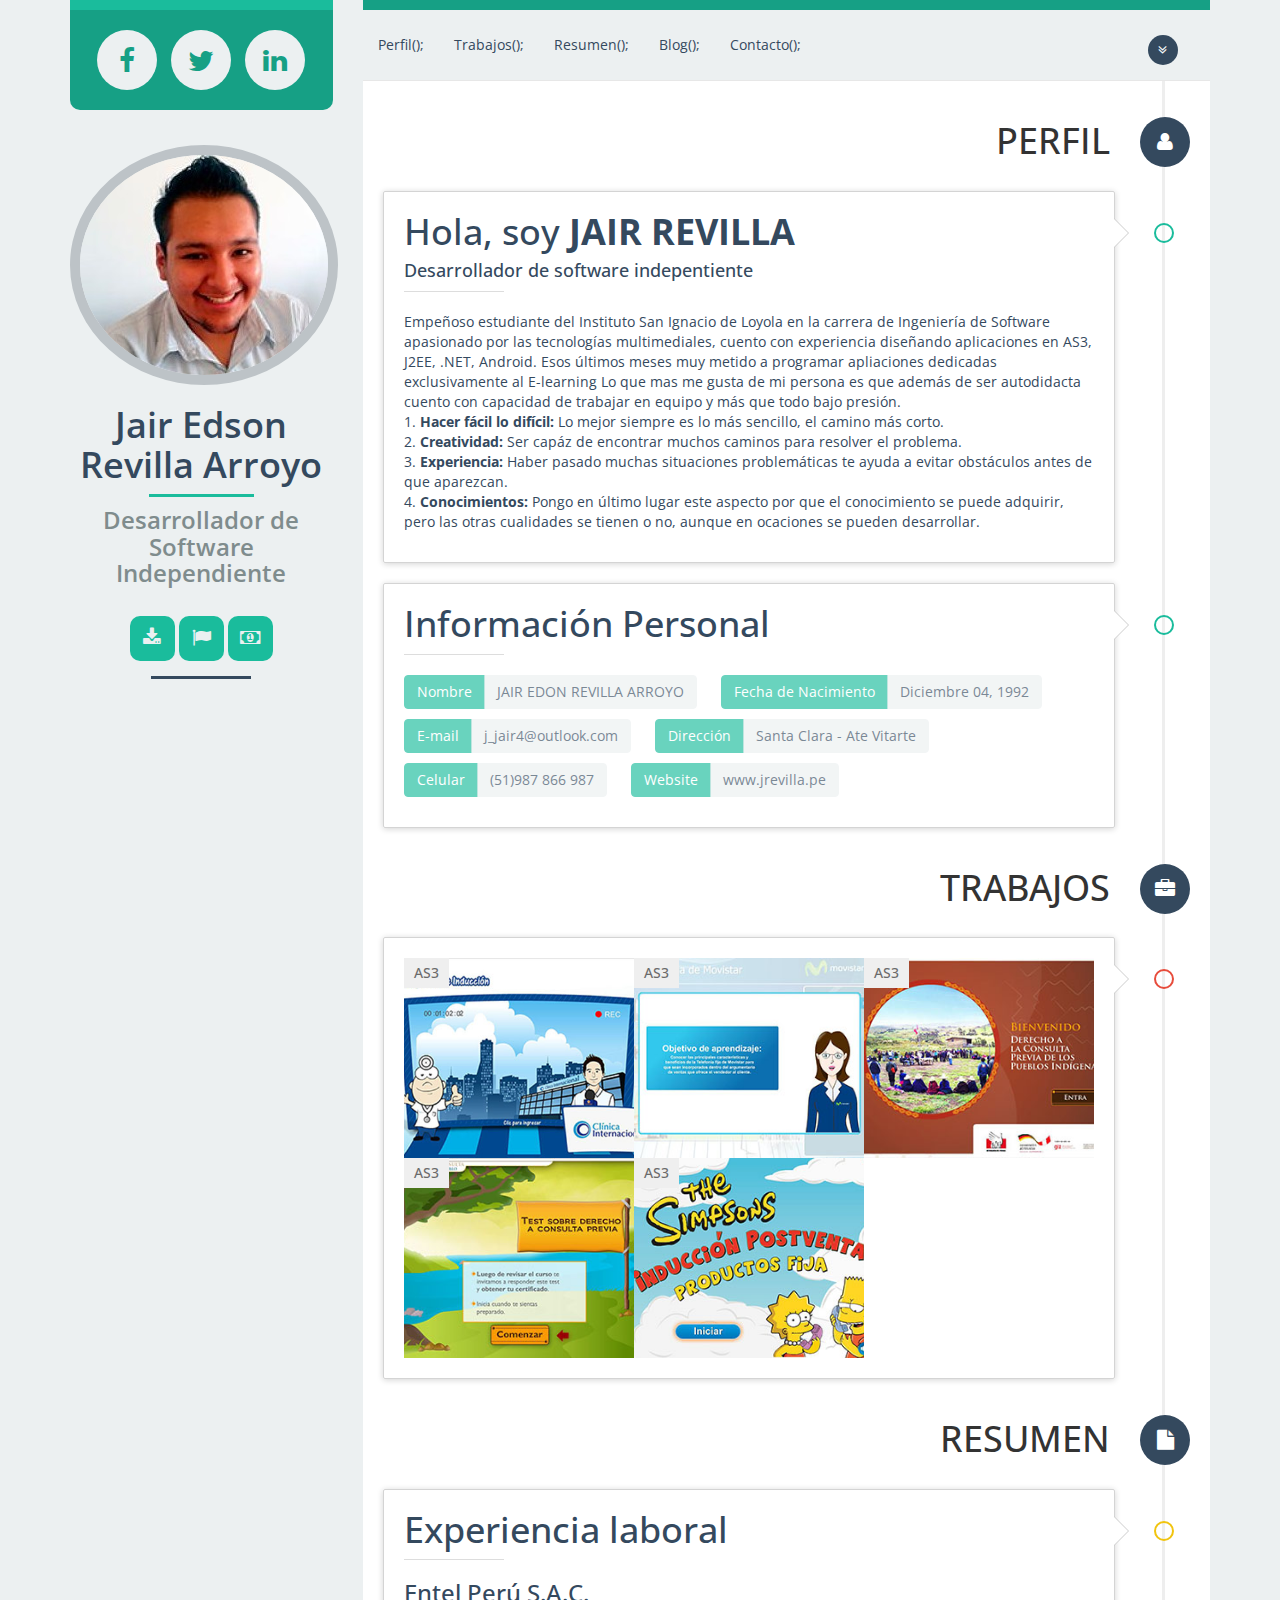
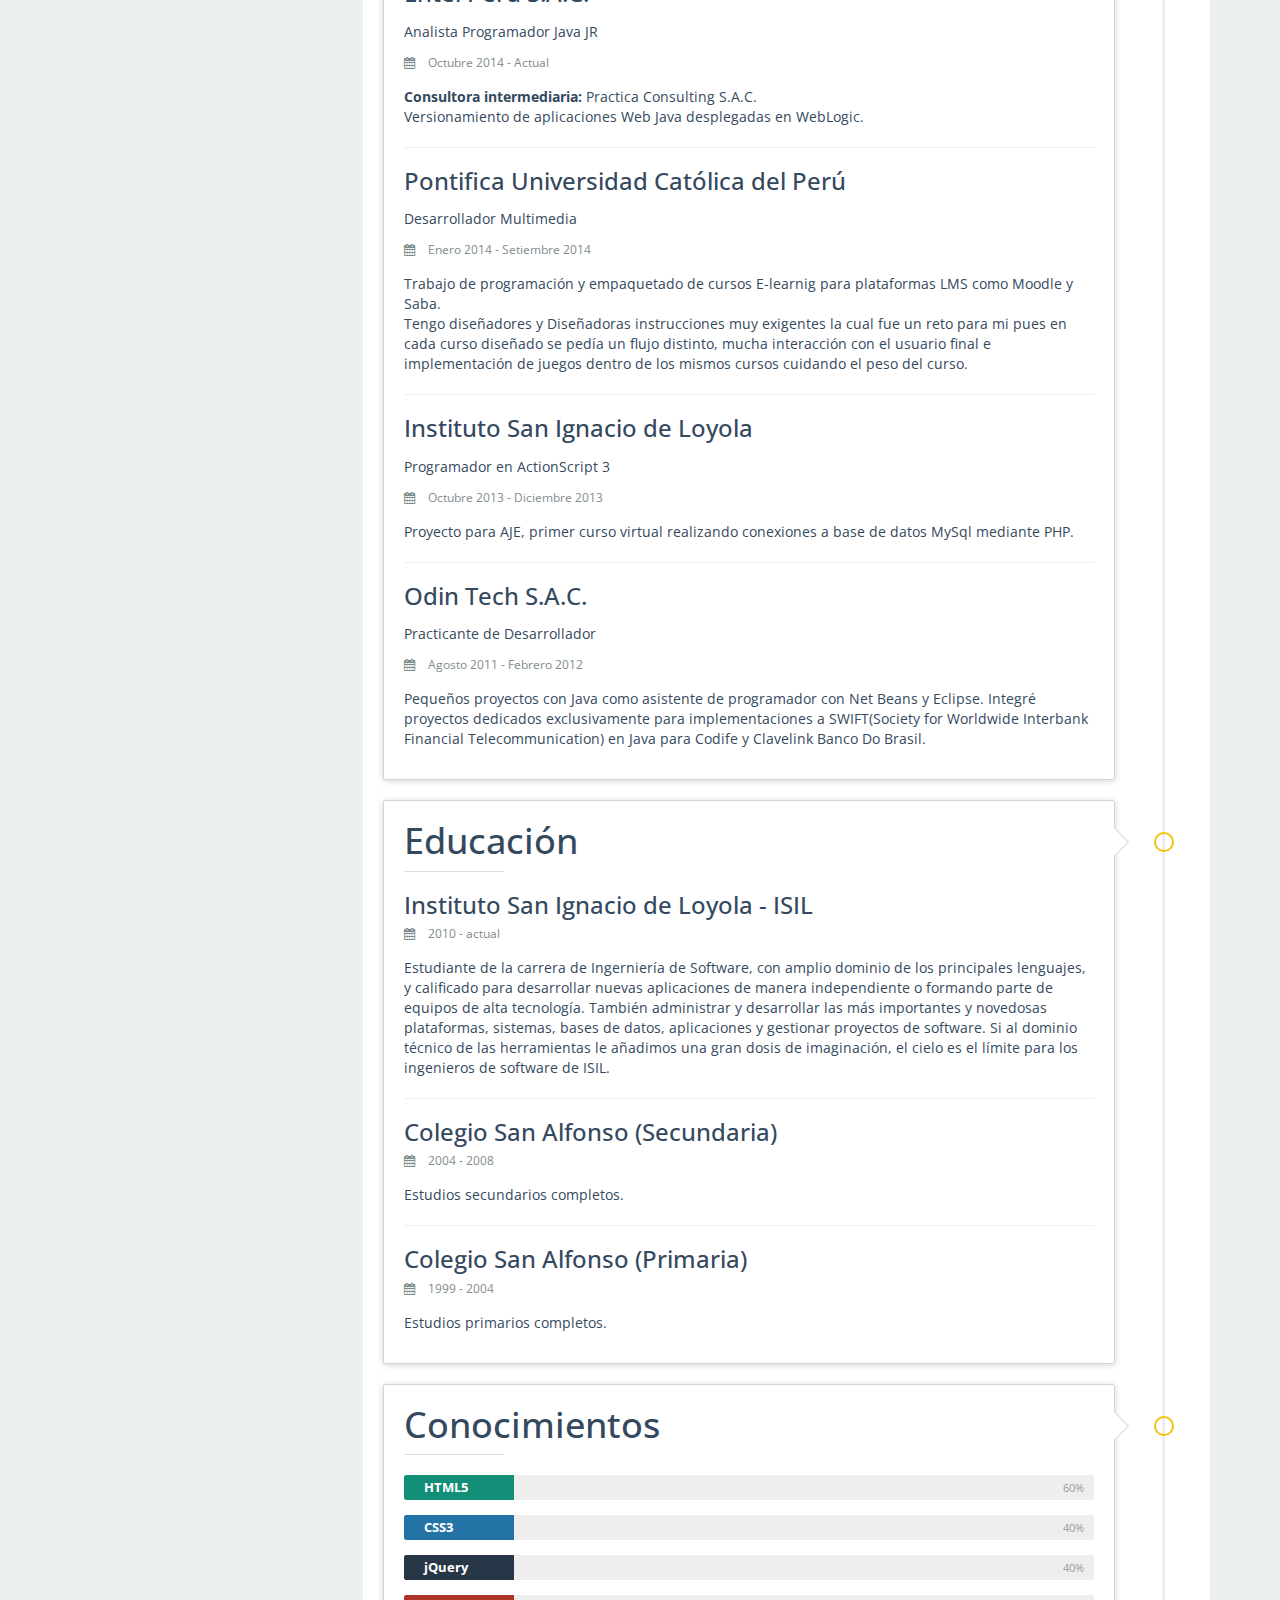
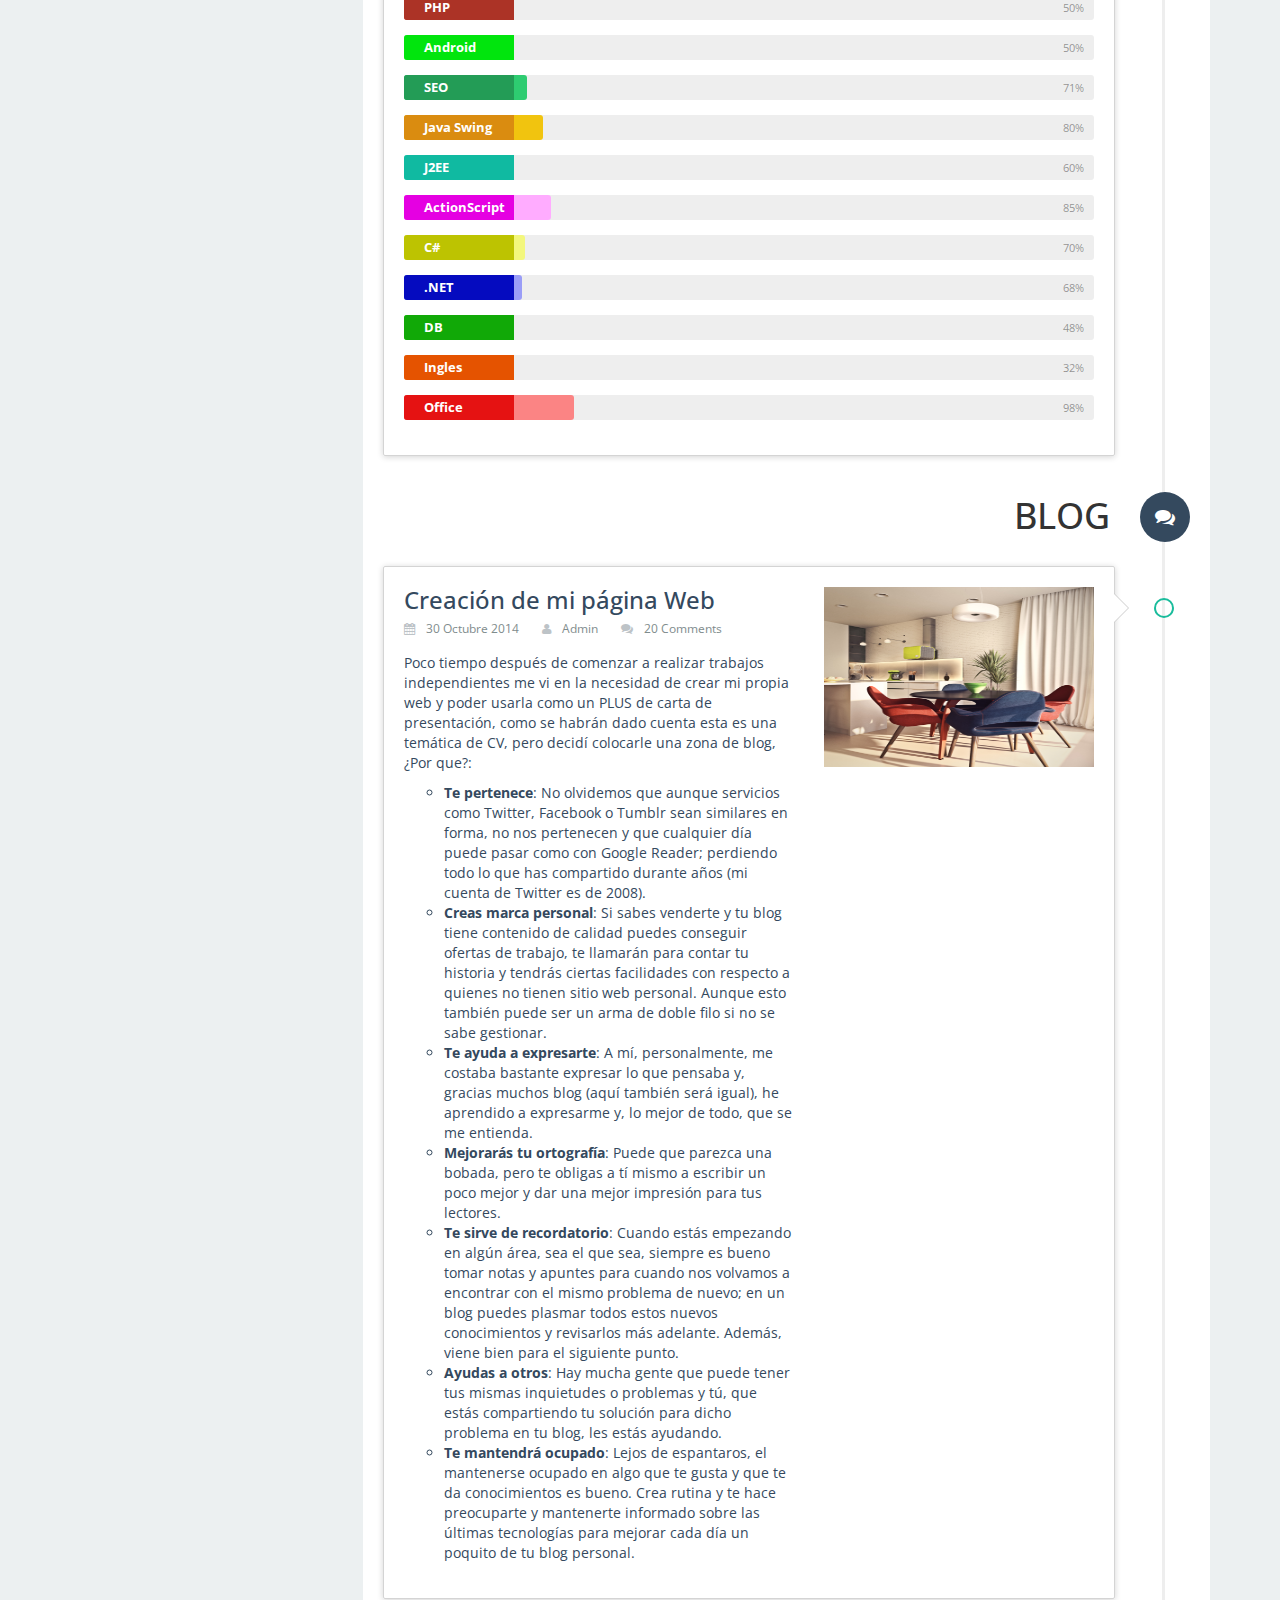
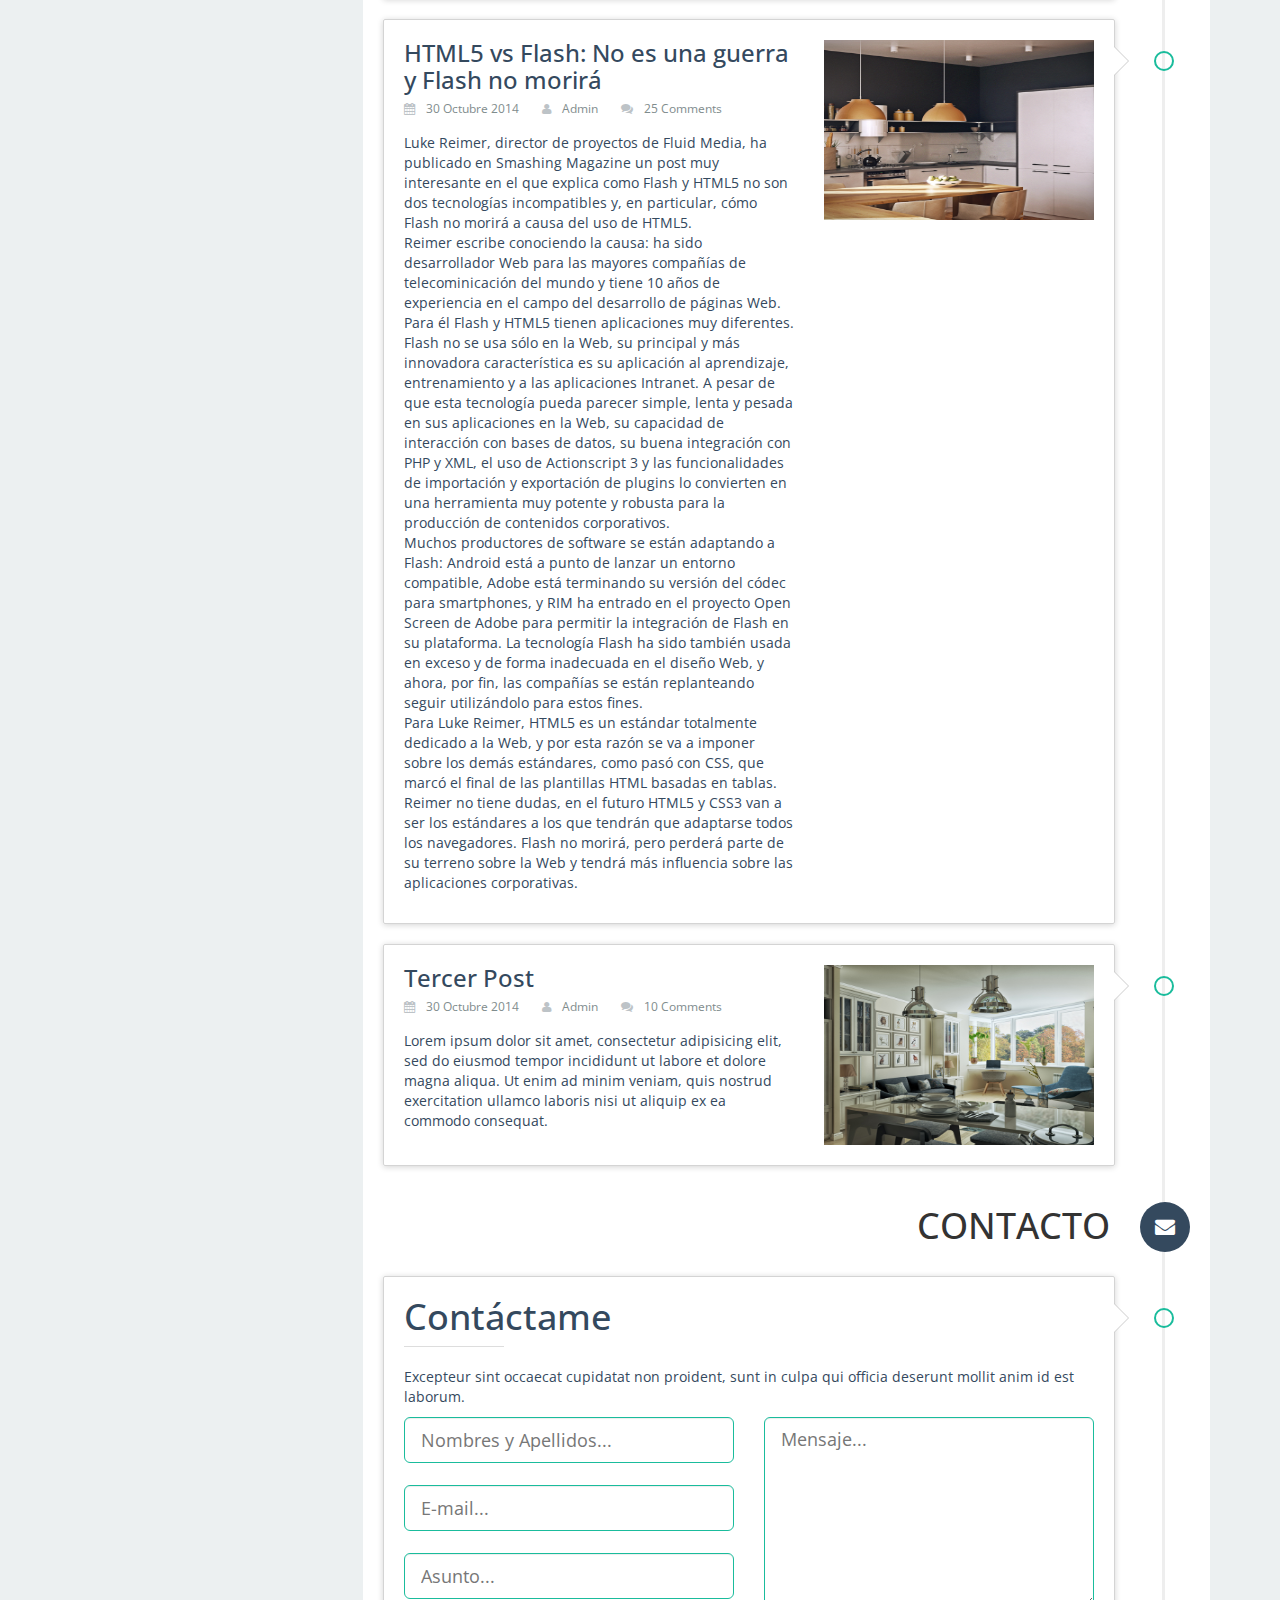
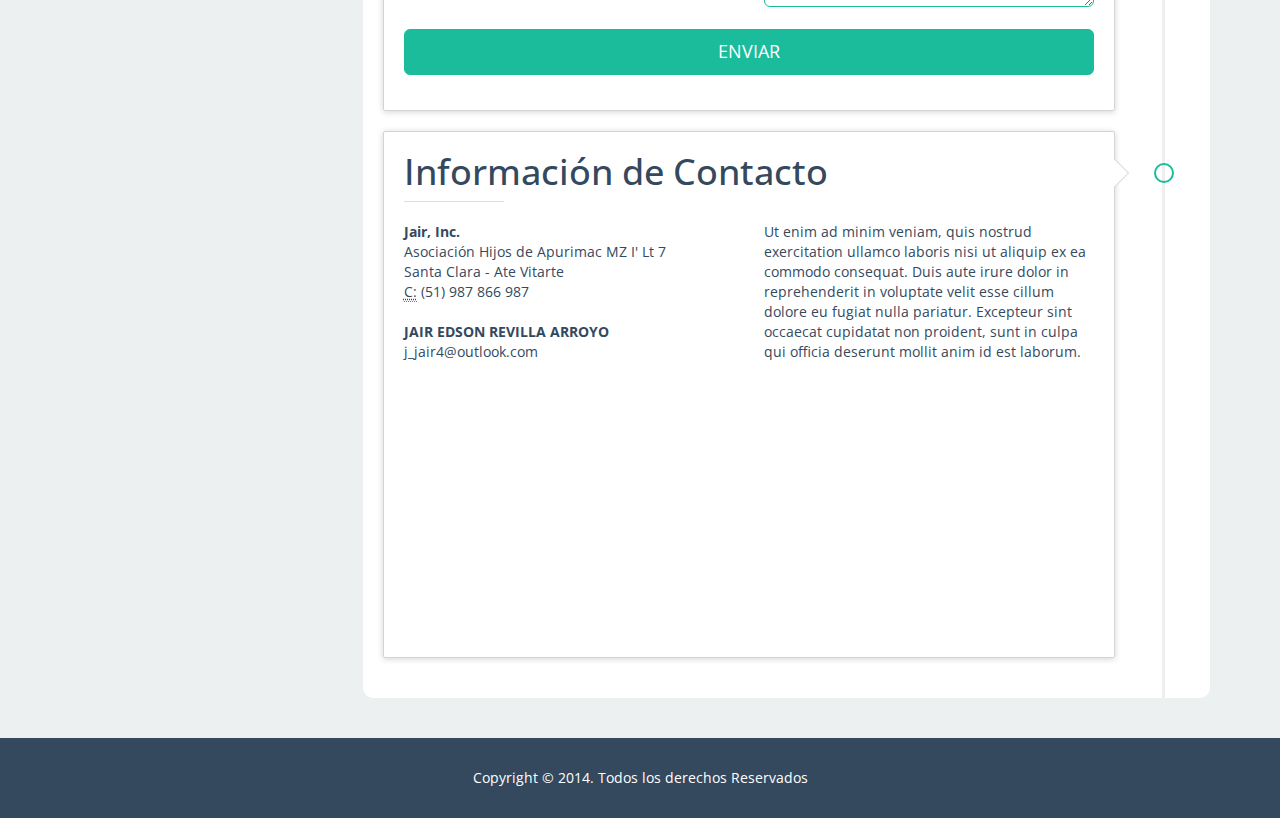
<file: index.html>
<!DOCTYPE html>
<html lang="en">
<head>
	<meta charset="utf-8">
	<link rel="shortcut icon" href="img/favicon.ico">
    <meta http-equiv="X-UA-Compatible" content="IE=edge">
    <meta name="viewport" content="width=device-width, initial-scale=1">
	<title>Jair Edson Revilla Arroyo - Home</title>
	<meta name="description" content="Web personal">
    <meta name="author" content="jrevilla">
	<link rel="stylesheet" type="text/css" href="css/style.css">
	<!-- HTML5 Shim and Respond.js IE8 support of HTML5 elements and media queries -->
    <!-- WARNING: Respond.js doesn't work if you view the page via file:// -->
    <!--[if lt IE 9]>
      <script src="https://oss.maxcdn.com/libs/html5shiv/3.7.0/html5shiv.js"></script>
      <script src="https://oss.maxcdn.com/libs/respond.js/1.4.2/respond.min.js"></script>
    <![endif]-->
</head>
<body id="page-top">

	<!-- start:main -->
	<div class="container" id="main">
		<div class="row">
			<div class="col-lg-3 col-md-3 col-sm-4 col-xs-12">
				<div id="sidebar">
					<div class="sosmed">
						<div class="text-center">
							<a href="https://www.facebook.com/Jair.Revilla"><i class="fa fa-facebook fa-2x" data-toggle="tooltip" data-placement="top" title="Facebook"></i></a>
							<a href="https://twitter.com/j_jair4"><i class="fa fa-twitter fa-2x" data-toggle="tooltip" data-placement="top" title="Twitter"></i></a>
							<a href="https://www.linkedin.com/pub/jair-edson-revilla-arroyo/a4/900/48b"><i class="fa fa-linkedin fa-2x" data-toggle="tooltip" data-placement="top" title="Linkedin"></i></a>
						</div>
					</div>
					<div class="user">
						<div class="text-center">
							<img src="img/user/user.jpg" class="img-circle">
						</div>
						<div class="user-head">
							<h1>Jair Edson Revilla Arroyo</h1>
							<div class="hr-center"></div>
							<h5>Desarrollador de Software <br>Independiente</h5>
						</div>
					</div>
					<div class="link-me">
						<div class="text-center">
							<a href="#"><i class="fa fa-download fa-2x" data-toggle="tooltip" data-placement="top" title="Descargar mi CV"></i></a>
							<a href="#"><i class="fa fa-flag fa-2x" data-toggle="tooltip" data-placement="top" title="Ponerse en contacto"></i></a>
							<a href="#"><i class="fa fa-money fa-2x" data-toggle="tooltip" data-placement="top" title="Contrátame"></i></a>
						</div>
						<div class="hr-center"></div>
					</div>
				</div>
			</div>
			<div class="col-lg-9 col-md-9 col-sm-8 col-xs-12">
				<div id="content">
					<!-- start:navbar -->
					<nav class="navbar navbar-default navbar-static-top" role="navigation">
						<div class="navbar-header page-scroll">
							<button type="button" class="navbar-toggle" data-toggle="collapse" data-target=".navbar-ex1-collapse">
								<span class="sr-only">Toggle de navigación</span>
								<span class="icon-bar"></span>
								<span class="icon-bar"></span>
								<span class="icon-bar"></span>
							</button>
						</div>
						<div class="collapse navbar-collapse navbar-ex1-collapse">
							<ul class="nav navbar-nav navbar-left">
								<li class="page-scroll"><a href="#id-profile">Perfil();</a></li>
								<li class="page-scroll"><a href="#id-work">Trabajos();</a></li>
								<li class="page-scroll"><a href="#id-resume">Resumen();</a></li>
								<li class="page-scroll"><a href="#id-blog">Blog();</a></li>
								<li class="page-scroll"><a href="#id-contact">Contacto();</a></li>
							</ul>
							<ul class="nav navbar-nav navbar-right">
								<li class="page-scroll"><a href="#id-work">
									<i class="fa fa-angle-double-down"></i>
								</a></li>
							</ul>
						</div>
					</nav>
					<!-- end:navbar -->

					<!-- start:main content -->
					<div class="main-content">
						<ul class="timeline">
							<!-- start:profile -->
							<li id="id-profile">
								<div class="timeline-badge default"><i class="fa fa-user"></i></div>
								<h1 class="timeline-head">PERFIL</h1>
							</li>
					        <li id="profile">
					          	<div class="timeline-badge primary"></div>
					          	<div class="timeline-panel">
					          		<h1>Hola, soy <strong>JAIR REVILLA</strong></h1>
					          		<h4>Desarrollador de software indepentiente</h4>
					          		<div class="hr-left"></div>
					          		
					          		<p>Empeñoso estudiante del Instituto San Ignacio de Loyola en la carrera de Ingeniería de Software apasionado por las tecnologías multimediales, cuento con experiencia diseñando aplicaciones en AS3, J2EE, .NET, Android. Esos últimos meses muy metido a programar apliaciones dedicadas exclusivamente al E-learning Lo que mas me gusta de mi persona es que además de ser autodidacta cuento con capacidad de trabajar en equipo y más que todo bajo presión. <br>
					          		1. <b>Hacer fácil lo difícil:</b> Lo mejor siempre es lo más sencillo, 
								                		el camino más corto.<br>
								                	2. <b>Creatividad:</b> Ser capáz de encontrar muchos caminos para 
								                		resolver el problema.<br>
								                   	3. <b>Experiencia:</b> Haber pasado muchas situaciones problemáticas te ayuda a
								                   		evitar obstáculos antes de que aparezcan.<br>
								                   	4. <b>Conocimientos:</b> Pongo en último lugar este aspecto por que el conocimiento
								                   		se puede adquirir, pero las otras cualidades se tienen o no, aunque en ocaciones se
								                   		pueden desarrollar.</p>
					          	</div>
					        </li>
					        <li id="personal-info">
					          	<div class="timeline-badge primary"></div>
					          	<div class="timeline-panel">
					          		<h1>Información Personal</h1>
					          		<div class="hr-left"></div>

					          		<div class="btn-group">
									  	<button type="button" disabled class="btn btn-primary">Nombre</button>
									  	<button type="button" disabled class="btn btn-default">JAIR EDON REVILLA ARROYO</button>
									</div>
									<div class="btn-group">
									  	<button type="button" disabled class="btn btn-primary">Fecha de Nacimiento</button>
									  	<button type="button" disabled class="btn btn-default">Diciembre 04, 1992</button>
									</div>
									<div class="btn-group">
									  	<button type="button" disabled class="btn btn-primary">E-mail</button>
									  	<button type="button" disabled class="btn btn-default">j_jair4@outlook.com</button>
									</div>
									<div class="btn-group">
									  	<button type="button" disabled class="btn btn-primary">Dirección</button>
									  	<button type="button" disabled class="btn btn-default">Santa Clara - Ate Vitarte</button>
									</div>
									<div class="btn-group">
									  	<button type="button" disabled class="btn btn-primary">Celular</button>
									  	<button type="button" disabled class="btn btn-default">(51)987 866 987</button>
									</div>
									<div class="btn-group">
									  	<button type="button" disabled class="btn btn-primary">Website</button>
									  	<button type="button" disabled class="btn btn-default">www.jrevilla.pe</button>
									</div>
					          	</div>
					        </li>
					        <!-- end:profile -->

					        <!-- start:work -->
					        <li id="id-work">
								<div class="timeline-badge default"><i class="fa fa-briefcase"></i></div>
								<h1 class="timeline-head">TRABAJOS</h1>
							</li>
							<li>
					          	<div class="timeline-badge danger"></div>
					          	<div class="timeline-panel">
					            	<div class="timeline-body">
					            		<ul class="thumbs">
								            <li><a href="#thumb1" class="thumbnail" style="background-image: url('img/content/clinica.jpg')">
								                <h4>AS3</h4><span class="description">Clínica Internacional</span></a>
								            </li>
								            <li>
								                <a href="#thumb2" class="thumbnail" style="background-image: url('img/content/fija.jpg')"><h4>AS3</h4><span class="description">TGestiona</span></a>
								            </li>
								            <li>
								                <a href="#thumb3" class="thumbnail" style="background-image: url('img/content/giz.jpg')"><h4>AS3</h4><span class="description">GIZ y Def. del Pueblo</span></a>
								            </li>
								            <li>
								                <a href="#thumb4" class="thumbnail" style="background-image: url('img/content/test.jpg')"><h4>AS3</h4><span class="description">GIZ y Defe. del Pueblo</span></a>
								            </li>
								            <li>
								                <a href="#thumb5" class="thumbnail" style="background-image: url('img/content/simpson.jpg')"><h4>AS3</h4><span class="description">TGestiona</span></a>
								            </li>
								            <!-- <li>
								                <a href="#thumb6" class="thumbnail" style="background-image: url('img/content/thumbnail6.jpg')"><h4>Proyecto 6</h4><span class="description">Proyecto6 desc</span></a>
								            </li>
								            <li>
								                <a href="#thumb7" class="thumbnail" style="background-image: url('img/content/thumbnail1.jpg')"><h4>Proyecto 7</h4><span class="description">Proyecto7 desc</span></a>
								            </li> -->
								        </ul>

								        <div class="portfolio-content">
								        	<div id="thumb1">
								                <div class="media"><img src="img/content/clinica2.jpg"/></div>
								                <h1>Programa de Inducción</h1>
								                <p><b>Migración de AS2 a AS3.</b>Curso virtual enfocado en la inducción de nuevos doctores.</p>
								                <a href="#" class="btn btn-primary">Más info..</a>
								            </div>
								            <div id="thumb2">
								                <div class="media"><img src="img/content/fija2.jpg"/></div>
								                <h1>Telefonías Fijas</h1>
								                <p><b>Migración de AS2 a AS3.</b>Curso virtual enfocado a los colaboradores para informarles sobre todo lo relacionado con la Telefonía Fija.</p>
								                <a href="#" class="btn btn-primary">Más info..</a>
								            </div>
								            <div id="thumb3">
								                <div class="media"><img src="img/content/giz2.jpg"/></div>
								                <h1>Derecho a la Consulta</h1>
								                <p><b>GIZ y La Defensoría del Pueblo.</b> Curso virtual sobre el derecho a la consulta.</p>
								                <a href="#" class="btn btn-primary">Más info..</a>
								            </div>
								            <div id="thumb4">
								                <div class="media"><img src="img/content/test2.jpg"/></div>
								                <h1>Test - Derecho a la Consulta</h1>
								                <p><b>GIZ y La Defensoría del Pueblo.</b> Test del curso de Derecho a la Consulta.</p>
								                <a href="#" class="btn btn-primary">Más info..</a>
								            </div>
								            <div id="thumb5">
								                <div class="media"><img src="img/content/simpson2.jpg"/></div>
								                <h1>PostVenta Fija</h1>
								                <p><b>Inducción PostVenta de Telefonía Fija.</b> Curso virtual con la temática de los simpsons y con juegos incorporados.</p>
								                <a href="#" class="btn btn-primary">Más info..</a>
								            </div>
								            <!-- <div id="thumb6">
								                <div class="media"><img src="img/content/thumbnail6.jpg"/></div>
								                <h1>Proyecto 6</h1>
								                <p>Ut condimentum eros bibendum metus lacinia, ac condimentum justo faucibus. Nam nec dui convallis, sodales sapien in, gravida justo. Pellentesque pulvinar massa a nisl iaculis, quis iaculis elit tincidunt.</p>
								                <a href="#" class="btn btn-primary">Más info..</a>
								            </div>
								            <div id="thumb7">
								                <div class="media"><img src="img/content/thumbnail1.jpg"/></div>
								                <h1>Proyecto 7</h1>
								                <p>Ut condimentum eros bibendum metus lacinia, ac condimentum justo faucibus. Nam nec dui convallis, sodales sapien in, gravida justo. Pellentesque pulvinar massa a nisl iaculis, quis iaculis elit tincidunt.</p>
								                <a href="#" class="btn btn-primary">Más info..</a>
								            </div> -->
								        </div>
					            	</div>
					          	</div>
					        </li>
					        <!-- end:work -->

					        <!-- start:resume -->
					        <li id="id-resume">
					        	<div class="timeline-badge default"><i class="fa fa-file"></i></div>
					        	<h1 class="timeline-head">RESUMEN</h1>
					        </li>
					        <li id="resume">
					          	<div class="timeline-badge warning"></div>
					          	<div class="timeline-panel">
						          	<h1>Experiencia laboral</h1>
						          	<div class="hr-left"></div>
						          	<div class="work-experience">
						          		<h3>Entel Perú S.A.C.</h3>
						          		<p>Analista Programador Java JR</p>
						          		<small><i class="fa fa-calendar"></i> Octubre 2014 - Actual</small>
						          		<p><b>Consultora intermediaria:</b> Practica Consulting S.A.C.<br>Versionamiento de aplicaciones Web Java desplegadas en WebLogic.</p>
						          	</div>
						          	<hr>
						          	<div class="work-experience">
						          		<h3>Pontifica Universidad Católica del Perú</h3>
						          		<p>Desarrollador Multimedia</p>
						          		<small><i class="fa fa-calendar"></i> Enero 2014 - Setiembre 2014</small>
						          		<p>Trabajo de programación y empaquetado de cursos E-learnig para plataformas LMS como Moodle y Saba.<br>Tengo diseñadores y Diseñadoras instrucciones muy exigentes la cual fue un reto para mi pues en cada curso diseñado se pedía un flujo distinto, mucha interacción con el usuario final e implementación de juegos dentro de los mismos cursos cuidando el peso del curso.</p>
						          	</div>
						          	<hr>
						          	<div class="work-experience">
						          		<h3>Instituto San Ignacio de Loyola</h3>
						          		<p>Programador en ActionScript 3</p>
						          		<small><i class="fa fa-calendar"></i> Octubre 2013 - Diciembre 2013</small>
						          		<p>Proyecto para AJE, primer curso virtual realizando conexiones a base de datos MySql mediante PHP.</p>
						          	</div>
						          	<hr>
						          	<div class="work-experience">
						          		<h3>Odin Tech S.A.C.</h3>
						          		<p>Practicante de Desarrollador</p>
						          		<small><i class="fa fa-calendar"></i> Agosto 2011 - Febrero 2012</small>
						          		<p>Pequeños proyectos con Java como asistente de programador con Net Beans y Eclipse. Integré proyectos dedicados exclusivamente para implementaciones a SWIFT(Society for Worldwide Interbank Financial Telecommunication) en Java para Codife y Clavelink Banco Do Brasil.</p>
						          	</div>   	
					          	</div>
					        </li>
					        <li id="resume">
					          	<div class="timeline-badge warning"></div>
					          	<div class="timeline-panel">
						          	<h1>Educación</h1>
						          	<div class="hr-left"></div>
						          	<div class="work-experience">
						          		<h3>Instituto San Ignacio de Loyola - ISIL</h3>
						          		<small><i class="fa fa-calendar"></i> 2010 - actual</small>
						          		<p>Estudiante de la carrera de Ingerniería de Software, con amplio dominio de los principales lenguajes, y calificado para desarrollar nuevas aplicaciones de manera independiente o formando parte de equipos de alta tecnología. También administrar y desarrollar las más importantes y novedosas plataformas, sistemas, bases de datos, aplicaciones y gestionar proyectos de software. Si al dominio técnico de las herramientas le añadimos una gran dosis de imaginación, el cielo es el límite para los ingenieros de software de ISIL.</p>
						          	</div>
						          	<hr>
						          	<div class="work-experience">
						          		<h3>Colegio San Alfonso (Secundaria)</h3>
						          		<small><i class="fa fa-calendar"></i> 2004 - 2008</small>
						          		<p>Estudios secundarios completos.</p>
						          	</div>
						          	<hr>
						          	<div class="work-experience">
						          		<h3>Colegio San Alfonso (Primaria)</h3>
						          		<small><i class="fa fa-calendar"></i> 1999 - 2004</small>
						          		<p>Estudios primarios completos.</p>
						          	</div>
					          	</div>
					        </li>
					        <li>
					          	<div class="timeline-badge warning"></div>
					          	<div class="timeline-panel">
						          	<h1>Conocimientos</h1>
						          	<div class="hr-left"></div>
						          	<div class="skillbar clearfix " data-percent="60%">
										<div class="skillbar-title" style="background: #16a085;"><span>HTML5</span></div>
										<div class="skillbar-bar" style="background: #1abc9c;"></div>
										<div class="skill-bar-percent">60%</div>
									</div> <!-- End Skill Bar -->

									<div class="skillbar clearfix " data-percent="40%">
										<div class="skillbar-title" style="background: #2980b9;"><span>CSS3</span></div>
										<div class="skillbar-bar" style="background: #3498db;"></div>
										<div class="skill-bar-percent">40%</div>
									</div> <!-- End Skill Bar -->

									<div class="skillbar clearfix " data-percent="40%">
										<div class="skillbar-title" style="background: #2c3e50;"><span>jQuery</span></div>
										<div class="skillbar-bar" style="background: #2c3e50;"></div>
										<div class="skill-bar-percent">40%</div>
									</div> <!-- End Skill Bar -->

									<div class="skillbar clearfix " data-percent="50%">
										<div class="skillbar-title" style="background: #c0392b;"><span>PHP</span></div>
										<div class="skillbar-bar" style="background: #e74c3c;"></div>
										<div class="skill-bar-percent">50%</div>
									</div> <!-- End Skill Bar -->

									<div class="skillbar clearfix " data-percent="50%">
										<div class="skillbar-title" style="background: #02FF0F;"><span>Android</span></div>
										<div class="skillbar-bar" style="background: #9DFFA2;"></div>
										<div class="skill-bar-percent">50%</div>
									</div> <!-- End Skill Bar -->

									<div class="skillbar clearfix " data-percent="71%">
										<div class="skillbar-title" style="background: #27ae60;"><span>SEO</span></div>
										<div class="skillbar-bar" style="background: #2ecc71;"></div>
										<div class="skill-bar-percent">71%</div>
									</div> <!-- End Skill Bar -->

									<div class="skillbar clearfix " data-percent="80%">
										<div class="skillbar-title" style="background: #f39c12;"><span>Java Swing</span></div>
										<div class="skillbar-bar" style="background: #f1c40f;"></div>
										<div class="skill-bar-percent">80%</div>
									</div> <!-- End Skill Bar -->
									<div class="skillbar clearfix " data-percent="60%">
										<div class="skillbar-title" style="background: #12D0B4;"><span>J2EE</span></div>
										<div class="skillbar-bar" style="background: #90FAEA;"></div>
										<div class="skill-bar-percent">60%</div>
									</div> <!-- End Skill Bar -->
									<div class="skillbar clearfix " data-percent="85%">
										<div class="skillbar-title" style="background: #FF00FC;"><span>ActionScript</span></div>
										<div class="skillbar-bar" style="background: #FFACFF;"></div>
										<div class="skill-bar-percent">85%</div>
									</div> <!-- End Skill Bar -->
									<div class="skillbar clearfix " data-percent="70%">
										<div class="skillbar-title" style="background: #D3DA02;"><span>C#</span></div>
										<div class="skillbar-bar" style="background: #F3F77D;"></div>
										<div class="skill-bar-percent">70%</div>
									</div> <!-- End Skill Bar -->
									<div class="skillbar clearfix " data-percent="68%">
										<div class="skillbar-title" style="background: #060DD5;"><span>.NET</span></div>
										<div class="skillbar-bar" style="background: #9A9DF7;"></div>
										<div class="skill-bar-percent">68%</div>
									</div> <!-- End Skill Bar -->
									<div class="skillbar clearfix " data-percent="48%">
										<div class="skillbar-title" style="background: #14BD08;"><span>DB</span></div>
										<div class="skillbar-bar" style="background: #31FF23;"></div>
										<div class="skill-bar-percent">48%</div>
									</div> <!-- End Skill Bar -->
									<div class="skillbar clearfix " data-percent="32%">
										<div class="skillbar-title" style="background: #FF5D00;"><span>Ingles</span></div>
										<div class="skillbar-bar" style="background: #FFA672;"></div>
										<div class="skill-bar-percent">32%</div>
									</div> <!-- End Skill Bar -->
									<div class="skillbar clearfix " data-percent="98%">
										<div class="skillbar-title" style="background: #FF1515;"><span>Office</span></div>
										<div class="skillbar-bar" style="background: #FB8484;"></div>
										<div class="skill-bar-percent">98%</div>
									</div> <!-- End Skill Bar -->
					          	</div>
					        </li>
					        <!-- end:resume -->

					        <!-- start:blog -->
					        <li id="id-blog">
					        	<div class="timeline-badge default"><i class="fa fa-comments"></i></div>
					        	<h1 class="timeline-head">BLOG</h1>
					        </li>
					        <li>
					          	<div class="timeline-badge primary"></div>
					          	<div class="timeline-panel">
					          		<div class="row" id="blog">
					          			<div class="col-md-7 col-sm-6 col-xs-12">
					          				<div class="blog-content">
					          					<h3><a href="#">Creación de mi página Web</a></h3>
					          					<small><i class="fa fa-calendar"></i> <a href="#">30 Octubre 2014</a> <i class="fa fa-user"></i> <a href="#">Admin</a> <i class="fa fa-comments"></i> <a href="#">20 Comments</a></small>
					          					<p>Poco tiempo después de comenzar a realizar trabajos independientes me vi en la necesidad de crear mi propia web y poder usarla como un PLUS de carta de presentación, como se habrán dado cuenta esta es una temática de CV, pero decidí colocarle una zona de blog, ¿Por que?:
					          					<ul>
<li><strong>Te pertenece</strong>: No olvidemos que aunque servicios como Twitter, Facebook o Tumblr sean similares en forma, no nos pertenecen y que cualquier día puede pasar como con Google Reader; perdiendo todo lo que has compartido durante años (mi cuenta de Twitter es de 2008).</li>
<li><strong>Creas marca personal</strong>: Si sabes venderte y tu blog tiene contenido de calidad puedes conseguir ofertas de trabajo, te llamarán para contar tu historia y tendrás ciertas facilidades con respecto a quienes no tienen sitio web personal. Aunque esto también puede ser un arma de doble filo si no se sabe gestionar.</li>
<li><strong>Te ayuda a expresarte</strong>: A mí, personalmente, me costaba bastante expresar lo que pensaba y, gracias muchos  blog (aquí también será igual), he aprendido a expresarme y, lo mejor de todo, que se me entienda.</li>
<li><strong>Mejorarás tu ortografía</strong>: Puede que parezca una bobada, pero te obligas a tí mismo a escribir un poco mejor y dar una mejor impresión para tus lectores.</li>
<li><strong>Te sirve de recordatorio</strong>: Cuando estás empezando en algún área, sea el que sea, siempre es bueno tomar notas y apuntes para cuando nos volvamos a encontrar con el mismo problema de nuevo; en un blog puedes plasmar todos estos nuevos conocimientos y revisarlos más adelante. Además, viene bien para el siguiente punto.</li>
<li><strong>Ayudas a otros</strong>: Hay mucha gente que puede tener tus mismas inquietudes o problemas y tú, que estás compartiendo tu solución para dicho problema en tu blog, les estás ayudando.</li>
<li><strong>Te mantendrá ocupado</strong>: Lejos de espantaros, el mantenerse ocupado en algo que te gusta y que te da conocimientos es bueno. Crea rutina y te hace preocuparte y mantenerte informado sobre las últimas tecnologías para mejorar cada día un poquito de tu blog personal.</li>
</ul>
					          					</p>
					          				</div>
					          			</div>
					          			<div class="col-md-5 col-sm-6 col-xs-12">
					          				<img src="img/content/thumbnail.jpg" class="img-responsive">
					          			</div>
					          		</div>
					          	</div>
					        </li>
					        <li>
					          	<div class="timeline-badge primary"></div>
					          	<div class="timeline-panel">
					          		<div class="row" id="blog">
					          			<div class="col-md-7 col-sm-6 col-xs-12">
					          				<div class="blog-content">
					          					<h3><a href="#">HTML5 vs Flash: No es una guerra y Flash no morirá</a></h3>
					          					<small><i class="fa fa-calendar"></i> <a href="#">30 Octubre 2014</a> <i class="fa fa-user"></i> <a href="#">Admin</a> <i class="fa fa-comments"></i> <a href="#">25 Comments</a></small>
					          					<p>Luke Reimer, director de proyectos de Fluid Media, ha publicado en Smashing Magazine un post muy interesante en el que explica como Flash y HTML5 no son dos tecnologías incompatibles y, en particular, cómo Flash no morirá a causa del uso de HTML5.
<br>
Reimer escribe conociendo la causa: ha sido desarrollador Web para las mayores compañías de telecominicación del mundo y tiene 10 años de experiencia en el campo del desarrollo de páginas Web. Para él Flash y HTML5 tienen aplicaciones muy diferentes.
<br>
Flash no se usa sólo en la Web, su principal y más innovadora característica es su aplicación al aprendizaje, entrenamiento y a las aplicaciones Intranet. A pesar de que esta tecnología pueda parecer simple, lenta y pesada en sus aplicaciones en la Web, su capacidad de interacción con bases de datos, su buena integración con PHP y XML, el uso de Actionscript 3 y las funcionalidades de importación y exportación de plugins lo convierten en una herramienta muy potente y robusta para la producción de contenidos corporativos.
<br>
Muchos productores de software se están adaptando a Flash: Android está a punto de lanzar un entorno compatible, Adobe está terminando su versión del códec para smartphones, y RIM ha entrado en el proyecto Open Screen de Adobe para permitir la integración de Flash en su plataforma. La tecnología Flash ha sido también usada en exceso y de forma inadecuada en el diseño Web, y ahora, por fin, las compañías se están replanteando seguir utilizándolo para estos fines.
<br>
Para Luke Reimer, HTML5 es un estándar totalmente dedicado a la Web, y por esta razón se va a imponer sobre los demás estándares, como pasó con CSS, que marcó el final de las plantillas HTML basadas en tablas. Reimer no tiene dudas, en el futuro HTML5 y CSS3 van a ser los estándares a los que tendrán que adaptarse todos los navegadores. Flash no morirá, pero perderá parte de su terreno sobre la Web y tendrá más influencia sobre las aplicaciones corporativas.</p>
					          				</div>
					          			</div>
					          			<div class="col-md-5 col-sm-6 col-xs-12">
					          				<img src="img/content/thumbnail3.jpg" class="img-responsive">
					          			</div>
					          		</div>
					          	</div>
					        </li>
					        <li>
					          	<div class="timeline-badge primary"></div>
					          	<div class="timeline-panel">
					          		<div class="row" id="blog">
					          			<div class="col-md-7 col-sm-6 col-xs-12">
					          				<div class="blog-content">
					          					<h3><a href="#">Tercer Post</a></h3>
					          					<small><i class="fa fa-calendar"></i> <a href="#">30 Octubre 2014</a> <i class="fa fa-user"></i> <a href="#">Admin</a> <i class="fa fa-comments"></i> <a href="#">10 Comments</a></small>
					          					<p>Lorem ipsum dolor sit amet, consectetur adipisicing elit, sed do eiusmod
					          					tempor incididunt ut labore et dolore magna aliqua. Ut enim ad minim veniam,
					          					quis nostrud exercitation ullamco laboris nisi ut aliquip ex ea commodo
					          					consequat.</p>
					          				</div>
					          			</div>
					          			<div class="col-md-5 col-sm-6 col-xs-12">
					          				<img src="img/content/thumbnail5.jpg" class="img-responsive">
					          			</div>
					          		</div>
					          	</div>
					        </li>
					        <!-- end:blog -->

					        <!-- start:contact -->
					        <li id="id-contact">
					        	<div class="timeline-badge default"><i class="fa fa-envelope"></i></div>
					        	<h1 class="timeline-head">CONTACTO</h1>
					        </li>
					        <li>
					          	<div class="timeline-badge primary"></div>
					          	<div class="timeline-panel">
					          		<h1>Contáctame</h1>
					          		<div class="hr-left"></div>
					          		<p>Excepteur sint occaecat cupidatat non
					          		proident, sunt in culpa qui officia deserunt mollit anim id est laborum.</p>
					          		<form>
					          			<div class="row">
					          				<div class="col-md-6">
					          					<div class="form-group">
					          						<input class="form-control input-lg" placeholder="Nombres y Apellidos..."> 
					          					</div>
					          					<div class="form-group">
					          						<input class="form-control input-lg" placeholder="E-mail...">
					          					</div>
					          					<div class="form-group">
					          						<input class="form-control input-lg" placeholder="Asunto...">
					          					</div>
					          				</div>
					          				<div class="col-md-6">
					          					<div class="form-group">
					          						<textarea class="form-control input-lg" rows="7" placeholder="Mensaje..."></textarea>
					          					</div>
					          				</div>
					          			</div>
					          			<div class="form-group">
					          				<button class="btn btn-lg btn-primary btn-block">ENVIAR</button>
					          			</div>
					          		</form>
					          	</div>
					        </li>
					        <li>
					          	<div class="timeline-badge primary"></div>
					          	<div class="timeline-panel">
					          		<h1>Información de Contacto</h1>
					          		<div class="hr-left"></div>
					          		<div class="row" id="contact">
					          			<div class="col-md-6">
					          				<address>
											  	<strong>Jair, Inc.</strong><br>
											  	Asociación Hijos de Apurimac MZ I' Lt 7<br>
											  	Santa Clara - Ate Vitarte<br>
											  	<abbr title="Celular">C:</abbr> (51) 987 866 987
											</address>

											<address>
											  	<strong>JAIR EDSON REVILLA ARROYO</strong><br>
											  	<a href="mailto:#">j_jair4@outlook.com</a>
											</address>
					          			</div>
					          			<div class="col-md-6">
					          				<p>Ut enim ad minim veniam,
					          				quis nostrud exercitation ullamco laboris nisi ut aliquip ex ea commodo
					          				consequat. Duis aute irure dolor in reprehenderit in voluptate velit esse
					          				cillum dolore eu fugiat nulla pariatur. Excepteur sint occaecat cupidatat non
					          				proident, sunt in culpa qui officia deserunt mollit anim id est laborum.</p>
					          			</div>
					          		</div>
					          		<div class="row">
					          			<div class="col-md-12">
					          				<iframe src="https://www.google.com/maps/embed?pb=!1m14!1m12!1m3!1d960.496058983668!2d-76.87318312343254!3d-12.021087814817434!2m3!1f0!2f0!3f0!3m2!1i1024!2i768!4f13.1!5e1!3m2!1ses!2spe!4v1414708682889" width="100%" height="250" frameborder="0" style="border:0"></iframe>
					          			</div>
					          		</div>
					          	</div>
					        </li>
					        <!-- end:contact -->
					    </ul>
					</div>
					<!-- end:main content -->
				</div>
			</div>
		</div>
	</div>
	<!-- end:main -->

	<!-- start:footer -->
	<footer>
		<div class="container">
			<div class="text-center">
				<p>Copyright &copy; 2014. Todos los derechos Reservados</p>
			</div>
		</div>
	</footer>
	<!-- end:footer -->

	<!-- start:javascript -->
	<script src="js/jquery-1.11.1.min.js"></script>
	<script src="js/bootstrap.min.js"></script>
	<script src="js/marinka.js"></script>
	<script src="js/portfolio.jquery.js"></script>
	<script src="js/jquery.easing.min.js"></script>
	<script src="js/scrolling-nav.js"></script>
	<script src="js/jquery.scrollUp.js"></script>
	<!-- end:javascript -->

</body>
</html>
</file>
<file: css/style.css>
/*	IMPORT
===========================*/

@import url('bootstrap.min.css');
@import url('font-awesome.min.css');
@import url('portfolio.jquery.css');
@import url(http://fonts.googleapis.com/css?family=Open+Sans:400,300,600,700,800);

/* GENERAL
===========================*/

html, body{
	margin: 0;
	padding: 0;
}

body{
	font-family: "Open Sans", sans-serif;
	font-weight: 400;
	background-color: #ecf0f1;
	scrollbar-face-color: #121212;
}

::-webkit-scrollbar {
	width: 8px;
}

::-webkit-scrollbar-track {
	background-color: #121212;
} 

::-webkit-scrollbar-thumb {
	background-color: #1ccdab;
	-webkit-border-radius: 2px;
	   -moz-border-radius: 2px;
	    -ms-border-radius: 2px;
		 -o-border-radius: 2px;
			border-radius: 2px;
} 

::-webkit-scrollbar-button {
	display: none;
} 

::-webkit-scrollbar-corner {
	background-color: #000000;
}

#scrollUp {
	bottom: 20px;
	right: 20px;
	height: 38px;  /* Height of image */
	width: 38px; /* Width of image */
	background: url(../img/top.png) no-repeat;
}

.btn.btn-default{
	background-color: #ecf0f1;
	color: #34495e;
	border: 1px solid #ecf0f1;
}

.btn.btn-default:hover{
	background-color: #bdc3c7;
	color: #34495e;
	border: 1px solid #bdc3c7;
	transition: all 1s ease;
	-webkit-transition: all 1s ease;
	   -moz-transition: all 1s ease;
	    -ms-transition: all 1s ease;
	     -o-transition: all 1s ease;
}

.btn.btn-primary{
	background-color: #1abc9c;
	color: #fff;
	border: 1px solid #1abc9c;
}

.btn.btn-primary:hover{
	background-color: #16a085;
	color: #fff;
	border: 1px solid #16a085;
	transition: all 1s ease;
	-webkit-transition: all 1s ease;
	   -moz-transition: all 1s ease;
	    -ms-transition: all 1s ease;
	     -o-transition: all 1s ease;
}

.btn.btn-success{
	background-color: #2ecc71;
	color: #fff;
	border: 1px solid #2ecc71;
}

.btn.btn-success:hover{
	background-color: #27ae60;
	color: #fff;
	border: 1px solid #27ae60;
	transition: all 1s ease;
	-webkit-transition: all 1s ease;
	   -moz-transition: all 1s ease;
	    -ms-transition: all 1s ease;
	     -o-transition: all 1s ease;
}

.btn.btn-info{
	background-color: #3498db;
	color: #fff;
	border: 1px solid #3498db;
}

.btn.btn-info:hover{
	background-color: #2980b9;
	color: #fff;
	border: 1px solid #2980b9;
	transition: all 1s ease;
	-webkit-transition: all 1s ease;
	   -moz-transition: all 1s ease;
	    -ms-transition: all 1s ease;
	     -o-transition: all 1s ease;
}

.btn.btn-warning{
	background-color: #f1c40f;
	color: #fff;
	border: 1px solid #f1c40f;
}

.btn.btn-warning:hover{
	background-color: #f39c12;
	color: #fff;
	border: 1px solid #f39c12;
	transition: all 1s ease;
	-webkit-transition: all 1s ease;
	   -moz-transition: all 1s ease;
	    -ms-transition: all 1s ease;
	     -o-transition: all 1s ease;
}

.btn.btn-danger{
	background-color: #e74c3c;
	color: #fff;
	border: 1px solid #e74c3c;
}

.btn.btn-danger{
	background-color: #c0392b;
	color: #fff;
	border: 1px solid #c0392b;
	transition: all 1s ease;
	-webkit-transition: all 1s ease;
	   -moz-transition: all 1s ease;
	    -ms-transition: all 1s ease;
	     -o-transition: all 1s ease;
}

.btn-group{
	margin-right: 20px;
	margin-bottom: 10px;
}

.input-lg{
	margin-bottom: 22px;
}

.form-control{
	border: 1px solid #1abc9c;
}

.form-control:focus{
	border: 1px solid #ecf0f1;
	box-shadow: none;
	-webkit-box-shadow: none;
	   -moz-box-shadow: none;
	    -ms-box-shadow: none;
	     -o-box-shadow: none;
	background-color: #ecf0f1;
	transition: all 1s ease;
	-webkit-transition: all 1s ease;
	   -moz-transition: all 1s ease;
	    -ms-transition: all 1s ease;
	     -o-transition: all 1s ease;
}

/* SIDEBAR
===========================*/

#sidebar{
	border-top: 10px solid #1abc9c;
	margin-bottom: 30px;
}

#sidebar .sosmed{
	background-color: #16a085;
	margin-bottom: 35px;
	padding: 20px;
	color: #ecf0f1;
	border-bottom-right-radius: 10px;
	-webkit-border-bottom-right-radius: 10px;
	   -moz-border-bottom-right-radius: 10px;
	    -ms-border-bottom-right-radius: 10px;
	     -o-border-bottom-right-radius: 10px;
	border-bottom-left-radius: 10px;
	-webkit-border-bottom-left-radius: 10px;
	   -moz-border-bottom-left-radius: 10px;
	    -ms-border-bottom-left-radius: 10px;
	     -o-border-bottom-left-radius: 10px;
}

#sidebar .sosmed a{
	color: #ecf0f1;
	margin-right: 5px;
	margin-left: 5px;
}

#sidebar .sosmed a i.fa{
	background-color: #ecf0f1;
	color: #16a085;
	width: 60px;
	height: 60px;
	border-radius: 100%;
	-webkit-border-radius: 100%;
	   -moz-border-radius: 100%;
	    -ms-border-radius: 100%;
	     -o-border-radius: 100%;
	padding-top: 18px;
}

#sidebar .sosmed a i.fa:hover{
	background-color: #bdc3c7;
	transition: all 1s ease;
	-webkit-transition: all 1s ease;
	   -moz-transition: all 1s ease;
	    -ms-transition: all 1s ease;
	     -o-transition: all 1s ease;
}

#sidebar .user{
	margin-bottom: 30px;
}

#sidebar .user img{
	border: 10px solid #bdc3c7;
}

#sidebar .user .user-head{
	text-align: center;
}

#sidebar .user .user-head h1{
	color: #34495e;
	font-weight: 600;
}

#sidebar .user .user-head h5{
	font-weight: 600;
	color: #7f8c8d;
	font-size: 18pt;
}

#sidebar .user .user-head .hr-center{
	height: 3px;
	background-color: #1abc9c;
	width: 40%;
	display: block;
	margin: 0 auto;
}

#sidebar .link-me{
	margin-top: 30px;
}

#sidebar .link-me i.fa{
	background-color: #1abc9c;
	color: #ecf0f1;
	width: 45px;
	height: 45px;
	padding-top: 13px;
	border-radius: 10px;
	font-size: 14pt;
	-webkit-border-radius: 10px;
	   -moz-border-radius: 10px;
	    -ms-border-radius: 10px;
	     -o-border-radius: 10px;
}

#sidebar .link-me i.fa:hover{
	background-color: #bdc3c7;
	transition: all 1s ease;
	-webkit-transition: all 1s ease;
	   -moz-transition: all 1s ease;
	    -ms-transition: all 1s ease;
	     -o-transition: all 1s ease;
}

#sidebar .link-me .hr-center{
	height: 3px;
	background-color: #34495e;
	margin: 0 auto;
	width: 100px;
	margin-top: 15px;
}

/* CONTENT
===========================*/

#content{
	background-color: #fff;
	border-top: 10px solid #16a085;
	border-bottom-right-radius: 10px;
	-webkit-border-bottom-right-radius: 10px;
	   -moz-border-bottom-right-radius: 10px;
	    -ms-border-bottom-right-radius: 10px;
	     -o-border-bottom-right-radius: 10px;
	border-bottom-left-radius: 10px;
	-webkit-border-bottom-left-radius: 10px;
	   -moz-border-bottom-left-radius: 10px;
	    -ms-border-bottom-left-radius: 10px;
	     -o-border-bottom-left-radius: 10px;
}

#content .navbar{
	margin-bottom: 0;
	background-color: #ecf0f1;
}

#content .navbar-default .navbar-nav > .active > a, 
#content .navbar-default .navbar-nav > .active > a:hover, 
#content .navbar-default .navbar-nav > .active > a:focus{
	border-radius: 6px;
	-webkit-border-radius: 6px;
	   -moz-border-radius: 6px;
	    -ms-border-radius: 6px;
	     -o-border-radius: 6px;
}

#content .navbar-default .navbar-collapse, 
#content .navbar-default .navbar-form{
	margin-top: 10px;
}

#content .navbar-default ul.nav li a{
	color: #34495e;
}

#content .navbar-default ul.nav li a:hover{
	color: #1abc9c;
	transition: all 1s ease;
	-webkit-transition: all 1s ease;
	   -moz-transition: all 1s ease;
	    -ms-transition: all 1s ease;
	     -o-transition: all 1s ease;
}

#content .navbar ul.nav.navbar-right{
	margin-right: 17px !important;
}

#content .navbar ul.nav.navbar-right i.fa{
	background-color: #34495e;
	color: #fff;
	width: 30px;
	padding-top: 8px;
	padding-left: 10px;
	border-radius: 100%;
	-webkit-border-radius: 100%;
	   -moz-border-radius: 100%;
	    -ms-border-radius: 100%;
	     -o-border-radius: 100%;
	height: 30px;
}

#content .main-content{
	padding: 0 20px;
}

.timeline {
  	list-style: none;
  	padding: 20px 0 20px;
  	position: relative;
}

.timeline:before {
  	top: 0;
  	bottom: 0;
  	position: absolute;
  	content: " ";
  	width: 3px;
  	background-color: #eeeeee;
  	right: 25px;
  	margin-left: -1.5px;
}

.timeline > li {
  	margin-bottom: 20px;
  	position: relative;
}

.timeline > li:before,
.timeline > li:after {
  	content: " ";
  	display: table;
}

.timeline > li:after {
  	clear: both;
}

.timeline > li:before,
.timeline > li:after {
  	content: " ";
  	display: table;
}

.timeline > li:after {
  	clear: both;
}

.timeline > li > .timeline-panel {
  	width: calc( 100% - 75px );
  	float: left;
  	color: #34495e;
  	border: 1px solid #d4d4d4;
  	border-radius: 2px;
  	padding: 20px;
  	position: relative;
  	-webkit-box-shadow: 0 1px 6px rgba(0, 0, 0, 0.175);
  	box-shadow: 0 1px 6px rgba(0, 0, 0, 0.175);
}

.timeline > li > .timeline-panel:before {
  	position: absolute;
  	top: 26px;
  	right: -15px;
  	display: inline-block;
  	border-top: 15px solid transparent;
  	border-left: 15px solid #ccc;
  	border-right: 0 solid #ccc;
  	border-bottom: 15px solid transparent;
  	content: " ";
}

.timeline > li > .timeline-panel:after {
  	position: absolute;
  	top: 27px;
  	right: -14px;
  	display: inline-block;
  	border-top: 14px solid transparent;
  	border-left: 14px solid #fff;
  	border-right: 0 solid #fff;
  	border-bottom: 14px solid transparent;
  	content: " ";
}

.timeline > li > .timeline-panel h1{
	margin-top: 0;
}

.timeline > li > .timeline-panel .hr-left{
	height: 1px;
	width: 100px;
	margin-bottom: 20px;
	background-color: #ddd;
}

.timeline .timeline-head{
	text-align: right;
	margin-right: 80px;
	margin-top: 20px;
}

.timeline > li > .timeline-badge {
  	color: #fff;
  	width: 50px;
  	height: 50px;
  	line-height: 50px;
  	font-size: 1.4em;
  	text-align: center;
  	position: absolute;
  	top: 16px;
  	right: 0px;
  	margin-left: -25px;
  	background-color: #999999;
  	z-index: 100;
  	border-top-right-radius: 50%;
  	border-top-left-radius: 50%;
  	border-bottom-right-radius: 50%;
  	border-bottom-left-radius: 50%;
}

.timeline > li.timeline-inverted > .timeline-panel {
  	float: right;
}

.timeline > li.timeline-inverted > .timeline-panel:before {
  	border-left-width: 0;
  	border-right-width: 15px;
  	left: -15px;
  	right: auto;
}

.timeline > li.timeline-inverted > .timeline-panel:after {
  	border-left-width: 0;
  	border-right-width: 14px;
  	left: -14px;
  	right: auto;
}

.timeline-badge.primary {
  	background-color: transparent !important;
  	width: 20px !important;
  	height: 20px !important;
  	right: 16.5px !important;
  	top: 32px !important;
  	border: 2px solid #1abc9c;
}

.timeline-badge.success {
  	background-color: transparent !important;
  	width: 20px !important;
  	height: 20px !important;
  	right: 16.5px !important;
  	top: 32px !important;
  	border: 2px solid #2ecc71;
}

.timeline-badge.warning {
  	background-color: transparent !important;
  	width: 20px !important;
  	height: 20px !important;
  	right: 16.5px !important;
  	top: 32px !important;
  	border: 2px solid #f1c40f;
}

.timeline-badge.danger {
  	background-color: transparent !important;
  	width: 20px !important;
  	height: 20px !important;
  	right: 16.5px !important;
  	top: 32px !important;
  	border: 2px solid #e74c3c;
}

.timeline-badge.info {
  	background-color: transparent !important;
  	width: 20px !important;
  	height: 20px !important;
  	right: 16.5px !important;
  	top: 32px !important;
  	border: 2px solid #3498db;
}

.timeline-badge.default{
	background-color: #34495e !important;
}

.timeline-title {
  	margin-top: 0;
  	color: inherit;
}

.timeline-body > p,
.timeline-body > ul {
  	margin-bottom: 0;
}

.timeline-body > p + p {
  	margin-top: 5px;
}

/*	WORK
==========================*/

.thumbnail{
	padding: 0;
	border: none;
}

.thumbnail:hover{
	border: none;
}

/*	RESUME
==========================*/

#resume i.fa{
	margin-right: 10px;
}

/*	WORK EXPERIENCE
==========================*/

.work-experience h3{
	margin-bottom: 5px;
}

.work-experience small{
	color: #7f8c8d;
}

.work-experience p{
	margin-top: 15px;
}

/*	Skills
===========================*/

.skillbar {
	position:relative;
	display:block;
	margin-bottom:15px;
	width:100%;
	background:#eee;
	height:25px;
	border-radius:3px;
	-moz-border-radius:3px;
	-webkit-border-radius:3px;
	-webkit-transition:0.4s linear;
	-moz-transition:0.4s linear;
	-ms-transition:0.4s linear;
	-o-transition:0.4s linear;
	transition:0.4s linear;
	-webkit-transition-property:width, background-color;
	-moz-transition-property:width, background-color;
	-ms-transition-property:width, background-color;
	-o-transition-property:width, background-color;
	transition-property:width, background-color;
}

.skillbar-title {
	position:absolute;
	top:0;
	left:0;
	width:110px;
	font-weight:bold;
	font-size:13px;
	color:#ffffff;
	background:#6adcfa;
	-webkit-border-top-left-radius:3px;
	-webkit-border-bottom-left-radius:4px;
	-moz-border-radius-topleft:3px;
	-moz-border-radius-bottomleft:3px;
	border-top-left-radius:3px;
	border-bottom-left-radius:3px;
}

.skillbar-title span {
	display:block;
	background:rgba(0, 0, 0, 0.1);
	padding:0 20px;
	height:25px;
	line-height:25px;
	-webkit-border-top-left-radius:3px;
	-webkit-border-bottom-left-radius:3px;
	-moz-border-radius-topleft:3px;
	-moz-border-radius-bottomleft:3px;
	border-top-left-radius:3px;
	border-bottom-left-radius:3px;
}

.skillbar-bar {
	height:25px;
	width:0px;
	background:#6adcfa;
	border-radius:3px;
	-moz-border-radius:3px;
	-webkit-border-radius:3px;
}

.skill-bar-percent {
	position:absolute;
	right:10px;
	top:0;
	font-size:11px;
	height:25px;
	line-height:25px;
	color:#ffffff;
	color:rgba(0, 0, 0, 0.4);
}

/*	BLOG
==============================*/

#blog .blog-content h3{
	margin-top: 0;
	margin-bottom: 5px;
}

#blog .blog-content h3 a{
	text-decoration: none;
	color: #34495e;
}

#blog .blog-content h3 a:hover{
	color: #1abc9c;
	transition: all 1s ease;
	-webkit-transition: all 1s ease;
	   -moz-transition: all 1s ease;
	    -ms-transition: all 1s ease;
	     -o-transition: all 1s ease;
}

#blog .blog-content small i.fa{
	margin-right: 8px;
	color: #bdc3c7;
}

#blog .blog-content small a{
	margin-right: 20px;
	color: #7f8c8d;
	text-decoration: none;
}

#blog .blog-content small a:hover{
	color: #1abc9c;
	transition: all 1s ease;
	-webkit-transition: all 1s ease;
	   -moz-transition: all 1s ease;
	    -ms-transition: all 1s ease;
	     -o-transition: all 1s ease;
}

#blog .blog-content p{
	margin-top: 15px;
}

#blog img{
	height: 180px;
	width: 100%;
}

/*	CONTACT
===========================*/

#contact a{
	color: #34495e;
	text-decoration: none;
}

#contact a:hover{
	color: #1abc9c;
	transition: all 1s ease;
	-webkit-transition: all 1s ease;
	   -moz-transition: all 1s ease;
	    -ms-transition: all 1s ease;
	     -o-transition: all 1s ease;
}

/*	FOOTER
=============================*/

footer{
	background-color: #34495e;
	padding: 30px 20px 20px 20px;
	margin-top: 30px;
}

footer p{
	color: #fff;
}

.top-nav-collapse {
        /* Customize the look and feel of the collapsed top nav here */
        padding: 0;
        background-color: #08c;
        border-bottom: 1px scroller #ccc;
        z-index: 1030 !important;
        position: fixed !important;
    }

/*	RESPONSIVE
=============================*/

/* Smartphones (portrait) ----------- */
@media only screen and (max-width : 320px) {
/* Styles */

}

@media only screen and (max-width : 480px) {
/* Styles */

	.timeline-panel h1{
		font-size: 20pt;
	}

	.timeline-panel p{
		font-size: 10pt;
	}

	.timeline-panel address{
		font-size: 10pt;
	}

	.timeline-panel .skillbar-title{
		width: 55px;
	}

	.timeline-panel .skillbar-title span{
		padding: 0 5px;
		font-size: 6pt;
	}

	.timeline-panel .skill-bar-percent{
		font-size: 6pt;
	}

	#personal-info .btn-group button{
		font-size: 8pt;
	}

}
</file>
